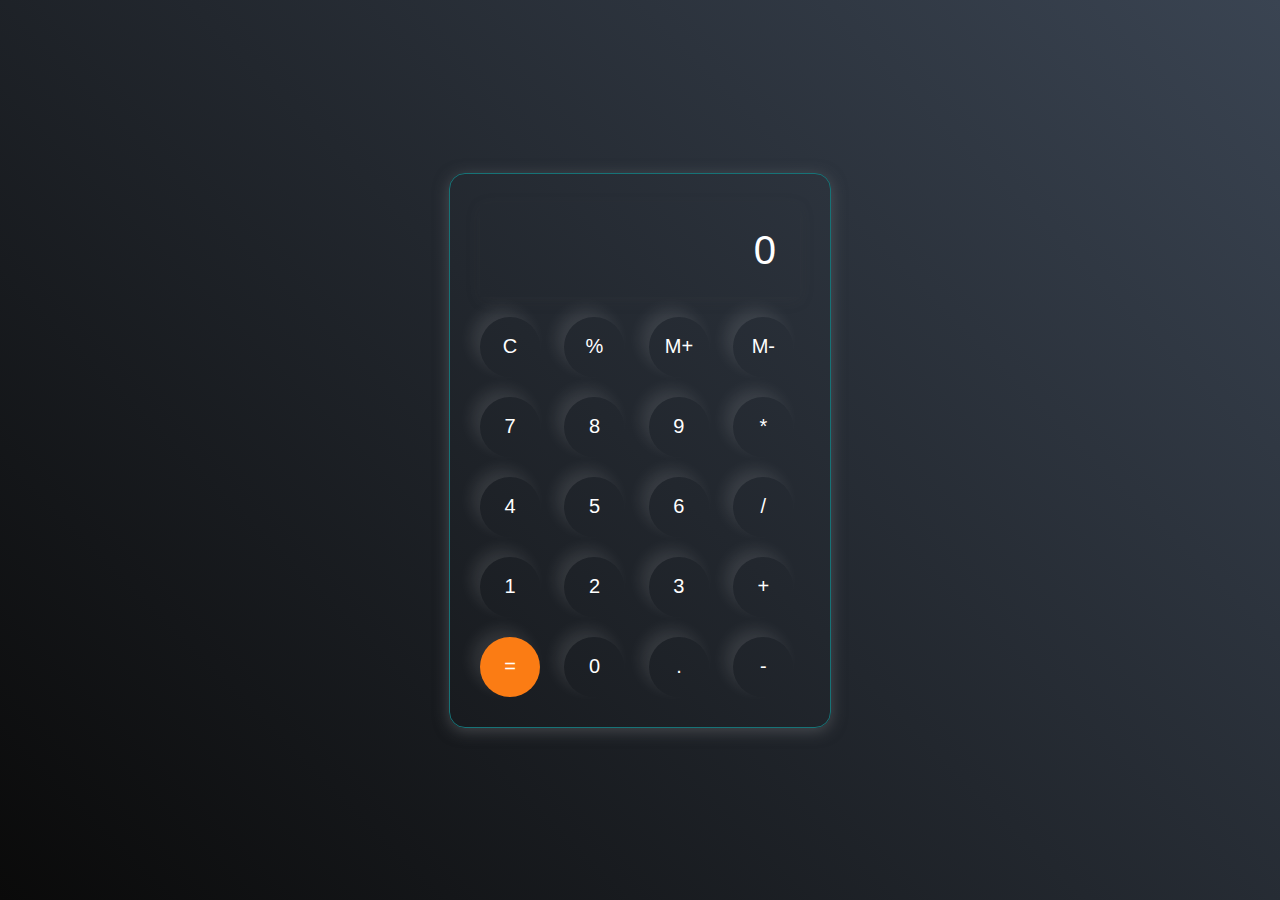
<file: Calculator/index.html>
<!DOCTYPE html>
<html lang="en">
  <head>
    <meta charset="UTF-8" />
    <meta name="viewport" content="width=device-width, initial-scale=1.0" />
    <title>Calculator</title>
    <link rel="stylesheet" href="style.css" />
  </head>
  <body>
    <div class="calculator">
      <input type="text" placeholder="0" id="inputBtn" />
      <div>
        <button class="button">C</button>
        <button class="button">%</button>
        <button class="button">M+</button>
        <button class="button">M-</button>
      </div>
      <div>
        <button class="button">7</button>
        <button class="button">8</button>
        <button class="button">9</button>
        <button class="button">*</button>
      </div>
      <div>
        <button class="button">4</button>
        <button class="button">5</button>
        <button class="button">6</button>
        <button class="button">/</button>
      </div>
      <div>
        <button class="button">1</button>
        <button class="button">2</button>
        <button class="button">3</button>
        <button class="button">+</button>
      </div>
      <div>
        <button class="button equlBtn">=</button>
        <button class="button">0</button>
        <button class="button">.</button>
        <button class="button">-</button>
      </div>
    </div>
    <script src="script.js"></script>
  </body>
</html>
</file>
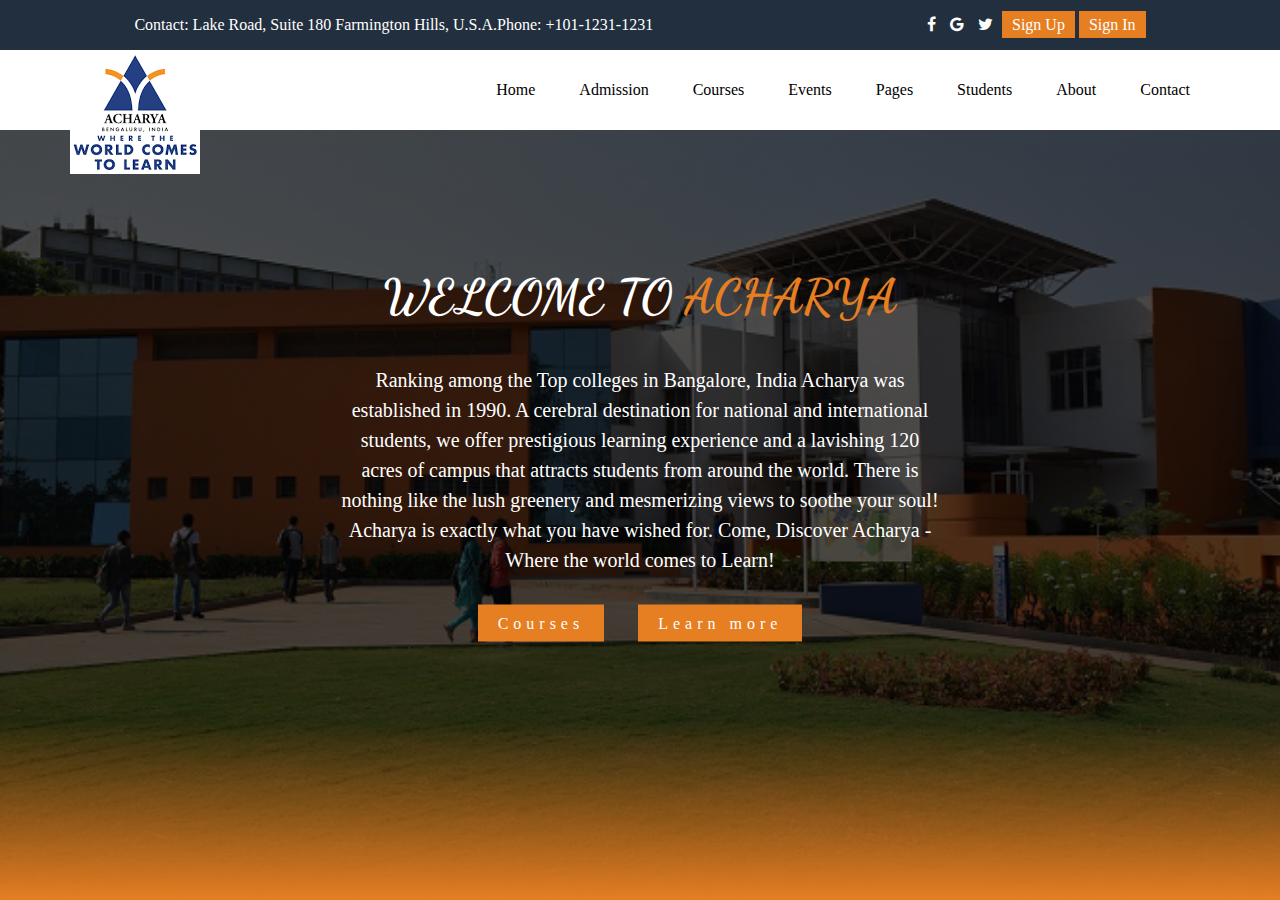
<file: Landing Page/index.html>
<!DOCTYPE html>
<html lang="en">
  <head>
    <meta charset="UTF-8" />
    <meta name="viewport" content="width=device-width, initial-scale=1.0" />
    <title>Landing page</title>
    <link rel="stylesheet" href="style.css" />
    <link
      rel="stylesheet"
      href="https://cdnjs.cloudflare.com/ajax/libs/font-awesome/4.7.0/css/font-awesome.min.css"
    />

    <link rel="preconnect" href="https://fonts.googleapis.com" />
    <link rel="preconnect" href="https://fonts.gstatic.com" crossorigin />
    <link
      href="https://fonts.googleapis.com/css2?family=Dancing+Script:wght@700&display=swap"
      rel="stylesheet"
    />
  </head>
  <body>
    <header>
      <nav class="nav1">
        <div>
          <p>
            Contact: Lake Road, Suite 180 Farmington Hills, U.S.A.Phone:
            +101-1231-1231
          </p>
        </div>
        <div>
          <i class="fa fa-facebook"></i>
          <i class="fa fa-google"></i>
          <i class="fa fa-twitter"></i>
          <a href="#">Sign Up</a>
          <a href="#">Sign In</a>
        </div>
      </nav>
      <nav class="nav2">
        <div>
          <img src="images/logo.png" alt="" />
        </div>

        <div class="menu">
          <a href="#">Home</a>
          <a href="#">Admission</a>
          <a href="#">Courses</a>
          <a href="#">Events</a>
          <a href="#">Pages</a>
          <a href="#">Students</a>
          <a href="#">About</a>
          <a href="#">Contact</a>
        </div>
      </nav>

      <div class="h-text">
        <h1>WELCOME TO <span>ACHARYA</span></h1>
        <p>
          Ranking among the Top colleges in Bangalore, India Acharya was
          established in 1990. A cerebral destination for national and
          international students, we offer prestigious learning experience and a
          lavishing 120 acres of campus that attracts students from around the
          world. There is nothing like the lush greenery and mesmerizing views
          to soothe your soul! Acharya is exactly what you have wished for.
          Come, Discover Acharya - Where the world comes to Learn!
        </p>
        <a href="#">Courses</a>
        <a href="#">Learn more</a>
      </div>
    </header>
  </body>
</html>
</file>
<file: Calculator/style.css>
*{
    margin: 0;
    padding: 0;
    box-sizing: border-box;
    font-family: Verdana, Geneva, Tahoma, sans-serif;
}
body{
    width: 100%;
    height: 100vh;
    display: flex;
    justify-content: center;
    align-items: center;
    background: linear-gradient(45deg , #0a0a0a , #3a4452);

}
.calculator{
    border: 1px solid #177377;
    padding: 20px;
    border-radius: 16px;
    background: transparent;
    box-shadow: 0 3px 15px rgb(113 , 115, 119 , 0.5);
}
input{
    color: white;
    width: 320px;
    border: none;
    padding: 24px;
    margin: 10px;
    background: transparent;
    box-shadow: 0 3px 15px rgb(84 , 84, 84 , 0.1);
    font-size: 40px;
    text-align: right;
    cursor: pointer;
}
input::placeholder{
    color: #ffffff;
}
button{
    border: none;
    width: 60px;
    height: 60px;
    margin: 10px;
    border-radius: 50%;
    background: transparent;
    font-size: 20px;
    box-shadow: -8px -8px 15px rgb(255, 255, 255 , 0.1);
    cursor: pointer;
    color: #ffffff;

}
.equlBtn{
    background-color: #fb7c14;

}
</file>
<file: Landing Page/style.css>
* {
  padding: 0;
  margin: 0;
  box-sizing: border-box;
}
/*

*/

.nav1 {
  width: 100%;
  height: 50px;
  color: white;
  background: #222f3e;
  display: flex;
  justify-content: space-around;
  align-items: center;
}

.nav1 i {
  margin: 0 5px;
}

.nav1 a {
  text-decoration: none;
  color: white;
  background: #e67e22;
  padding: 5px 10px;
}

.nav2 {
  width: 100%;
  height: 80px;
  background: white;
  color: black;
  display: flex;
  justify-content: space-between;
  align-items: center;
  padding: 0px 70px;
}

.nav2 img {
  margin-top: 50px;
}

.menu a {
  text-decoration: none;
  color: black;
  padding: 10px 20px;
}

header {
  width: 100%;
  height: 100vh;
  background: linear-gradient(rgba(0, 0, 0, 0.7) 80%, #e67e22),
    url(images/img1.jpg);
  background-size: 100% 100%;
}

.h-text {
  max-width: 600px;
  color: white;
  position: absolute;
  top: 50%;
  left: 50%;
  transform: translate(-50%, -50%);
  text-align: center;
}

.h-text h1 {
  font-size: 3em;
  font-family: "Dancing Script", cursive;
}

.h-text span {
  color: #e67e22;
  font-family: "Dancing Script", cursive;
}

.h-text p {
  font-size: 20px;
  margin: 40px 0;
  line-height: 30px;
}

.h-text a {
  text-decoration: none;
  color: white;
  background: #e67e22;
  padding: 10px 20px;
  margin: 0 15px;
  letter-spacing: 5px;
}
</file>
